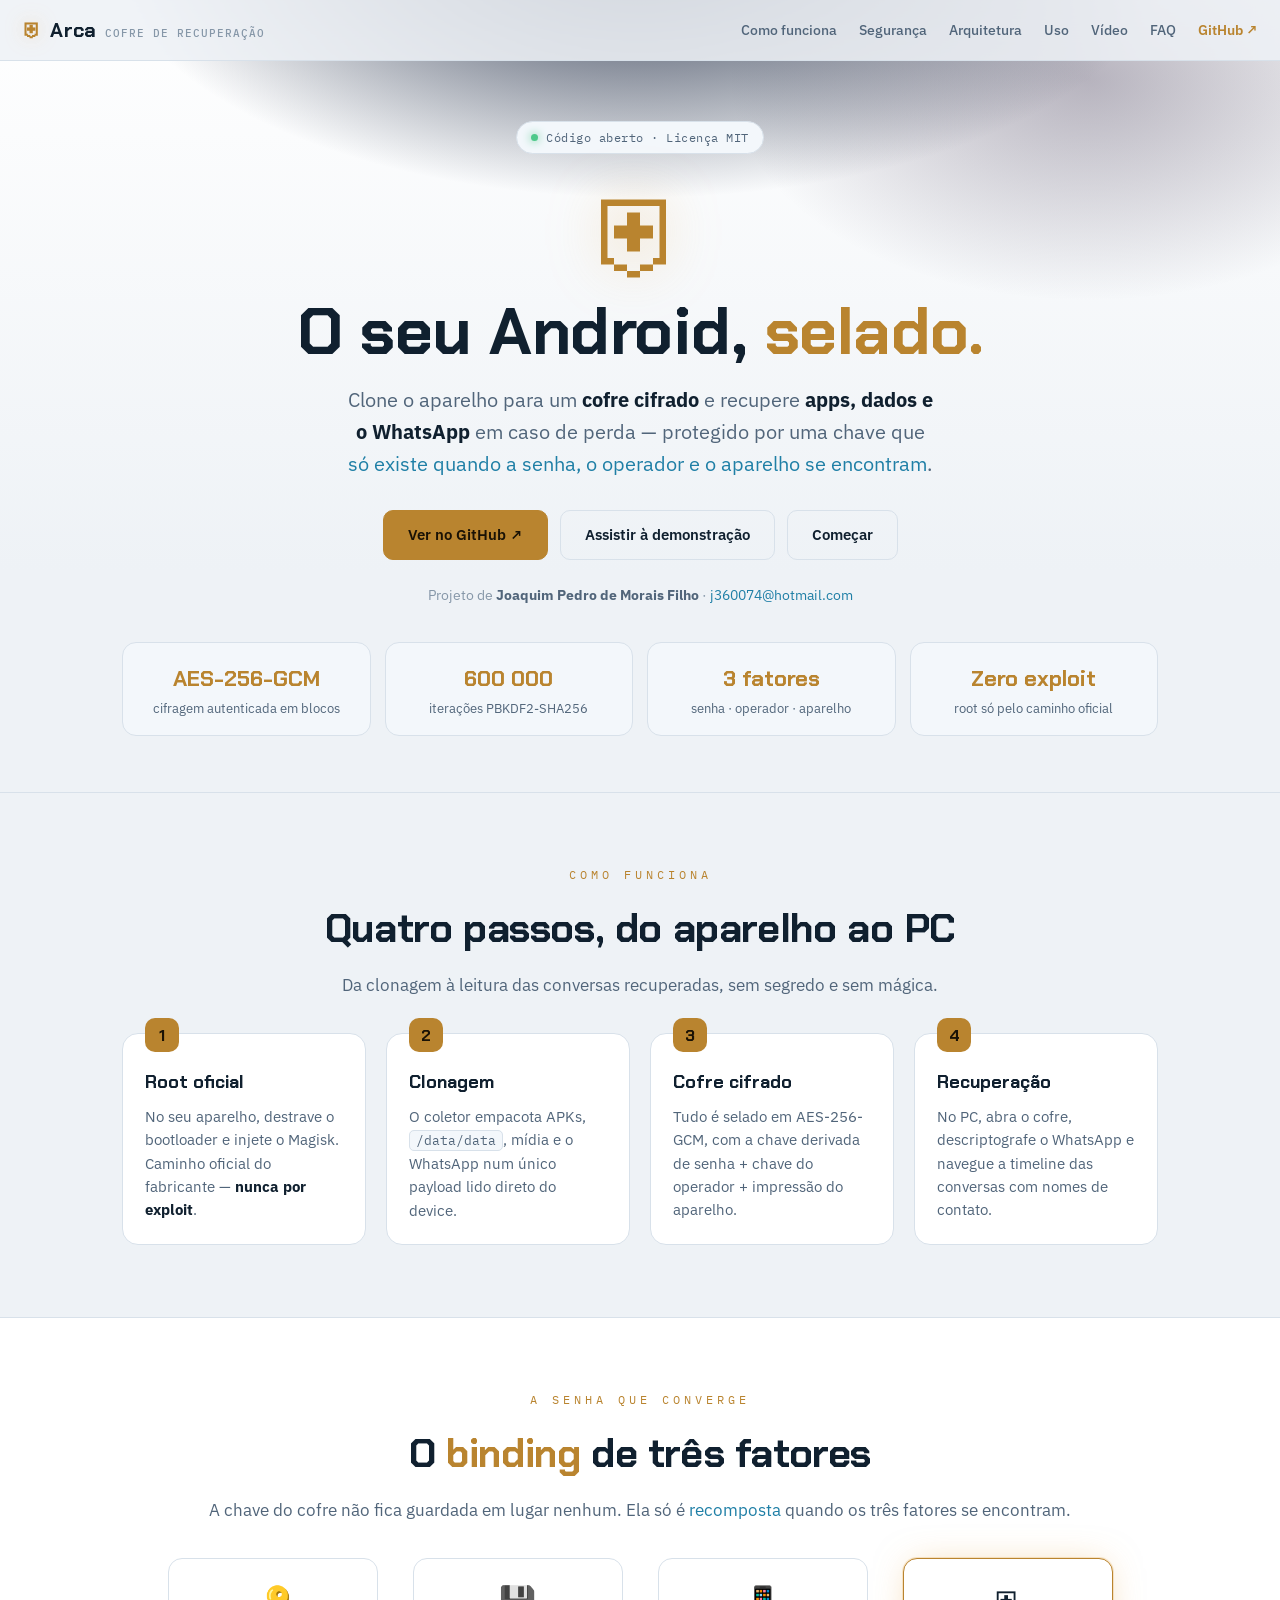
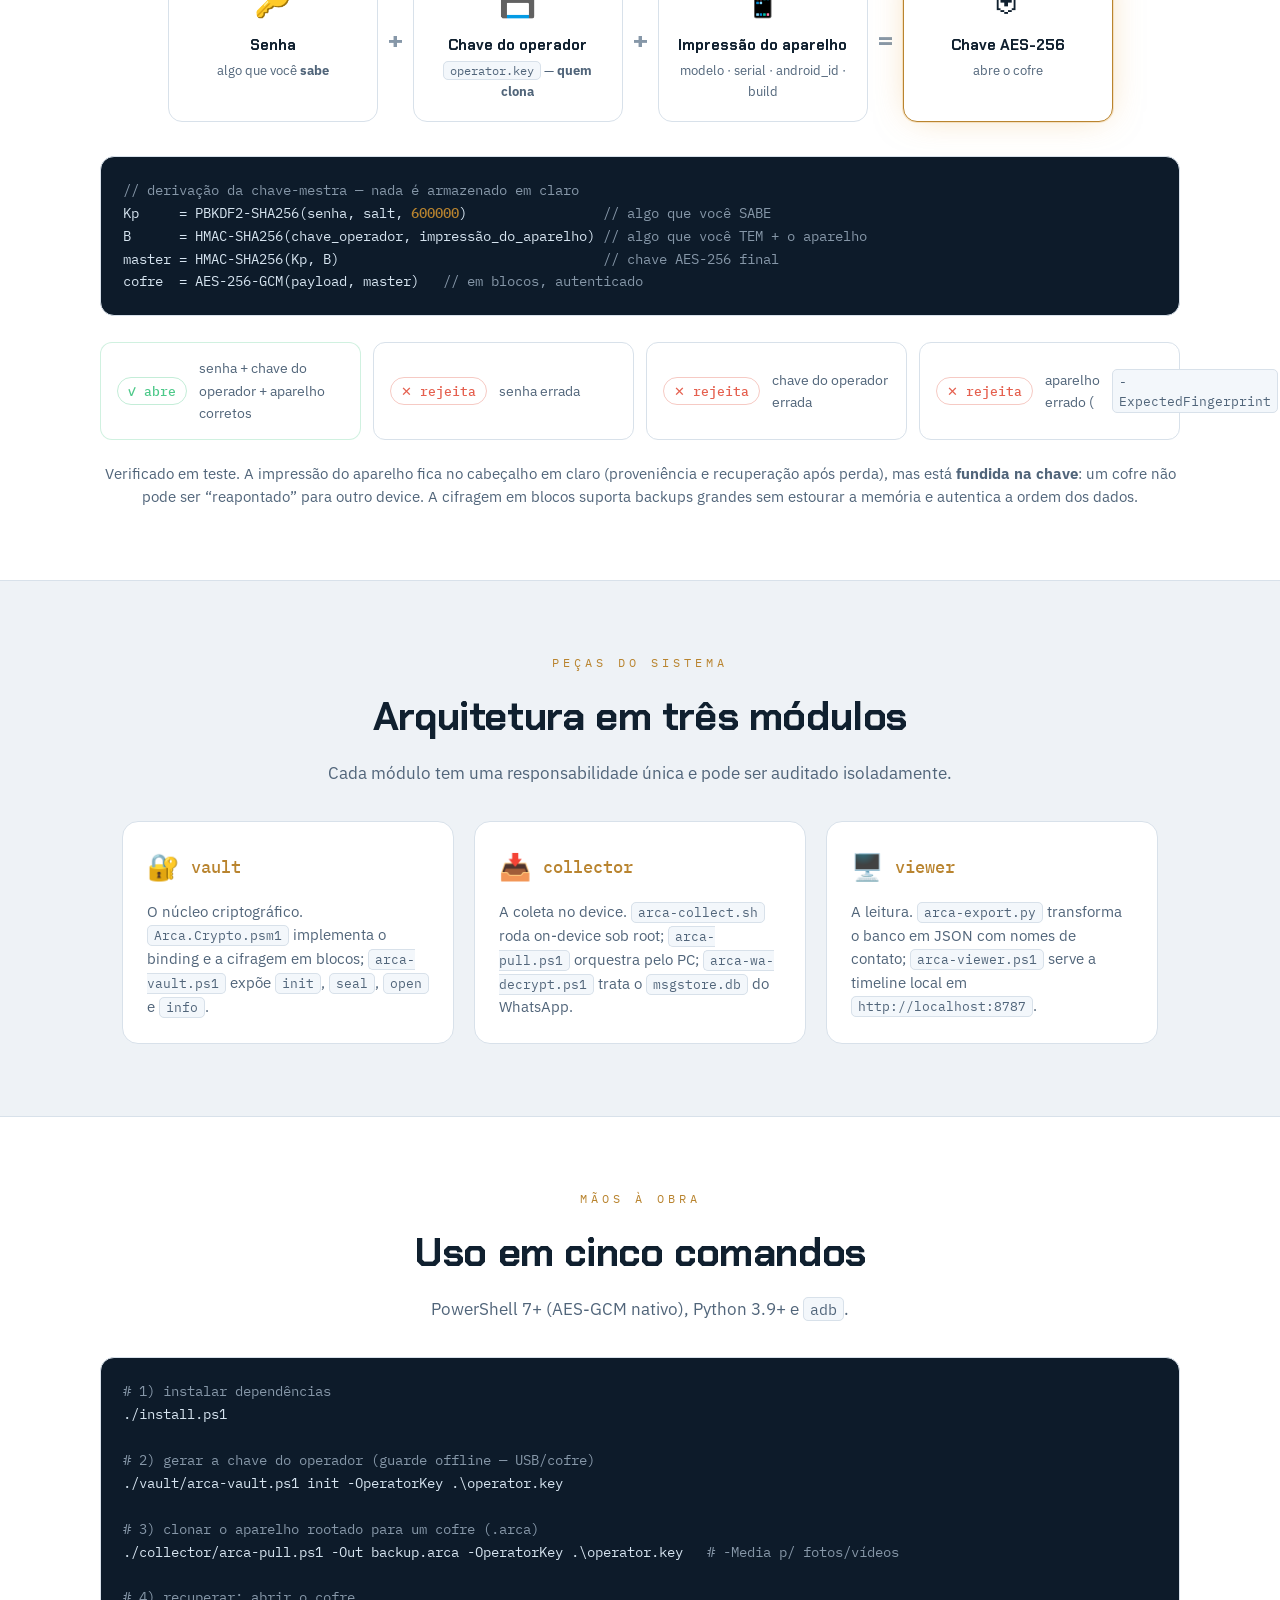
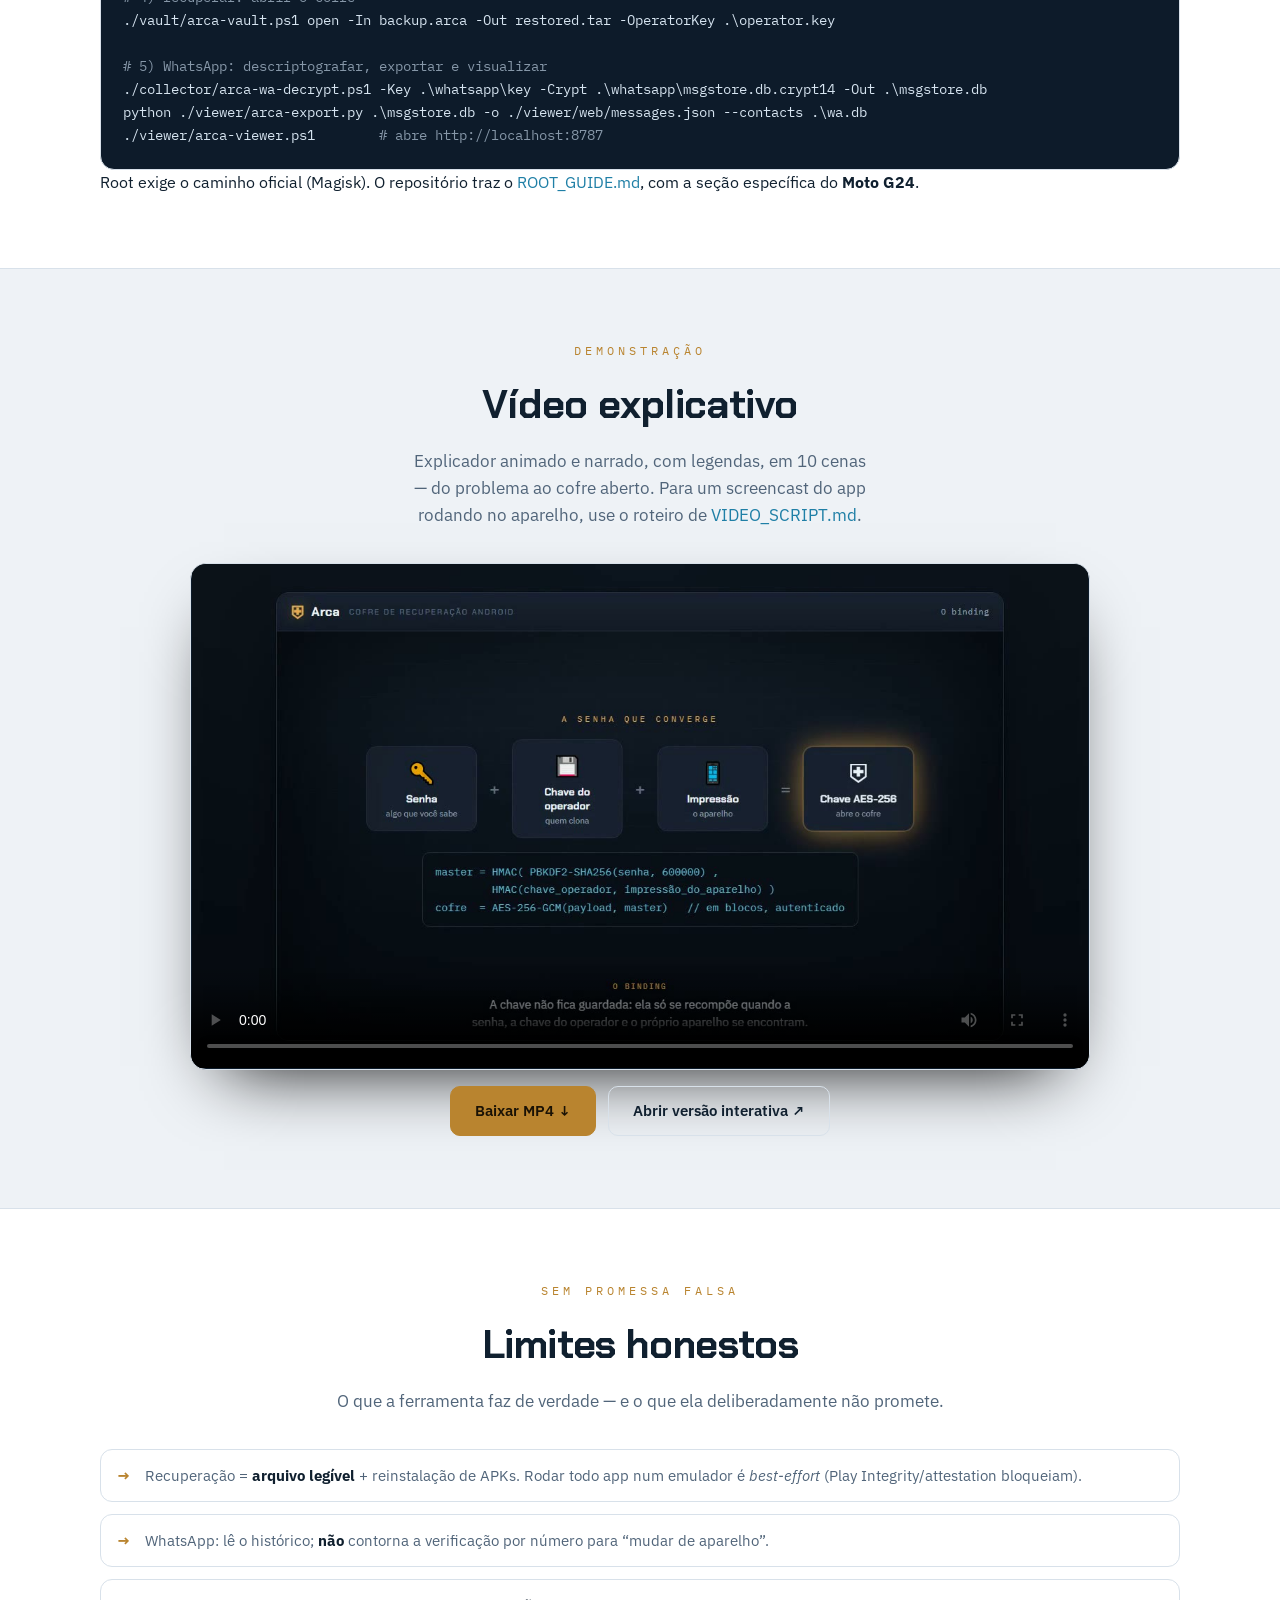
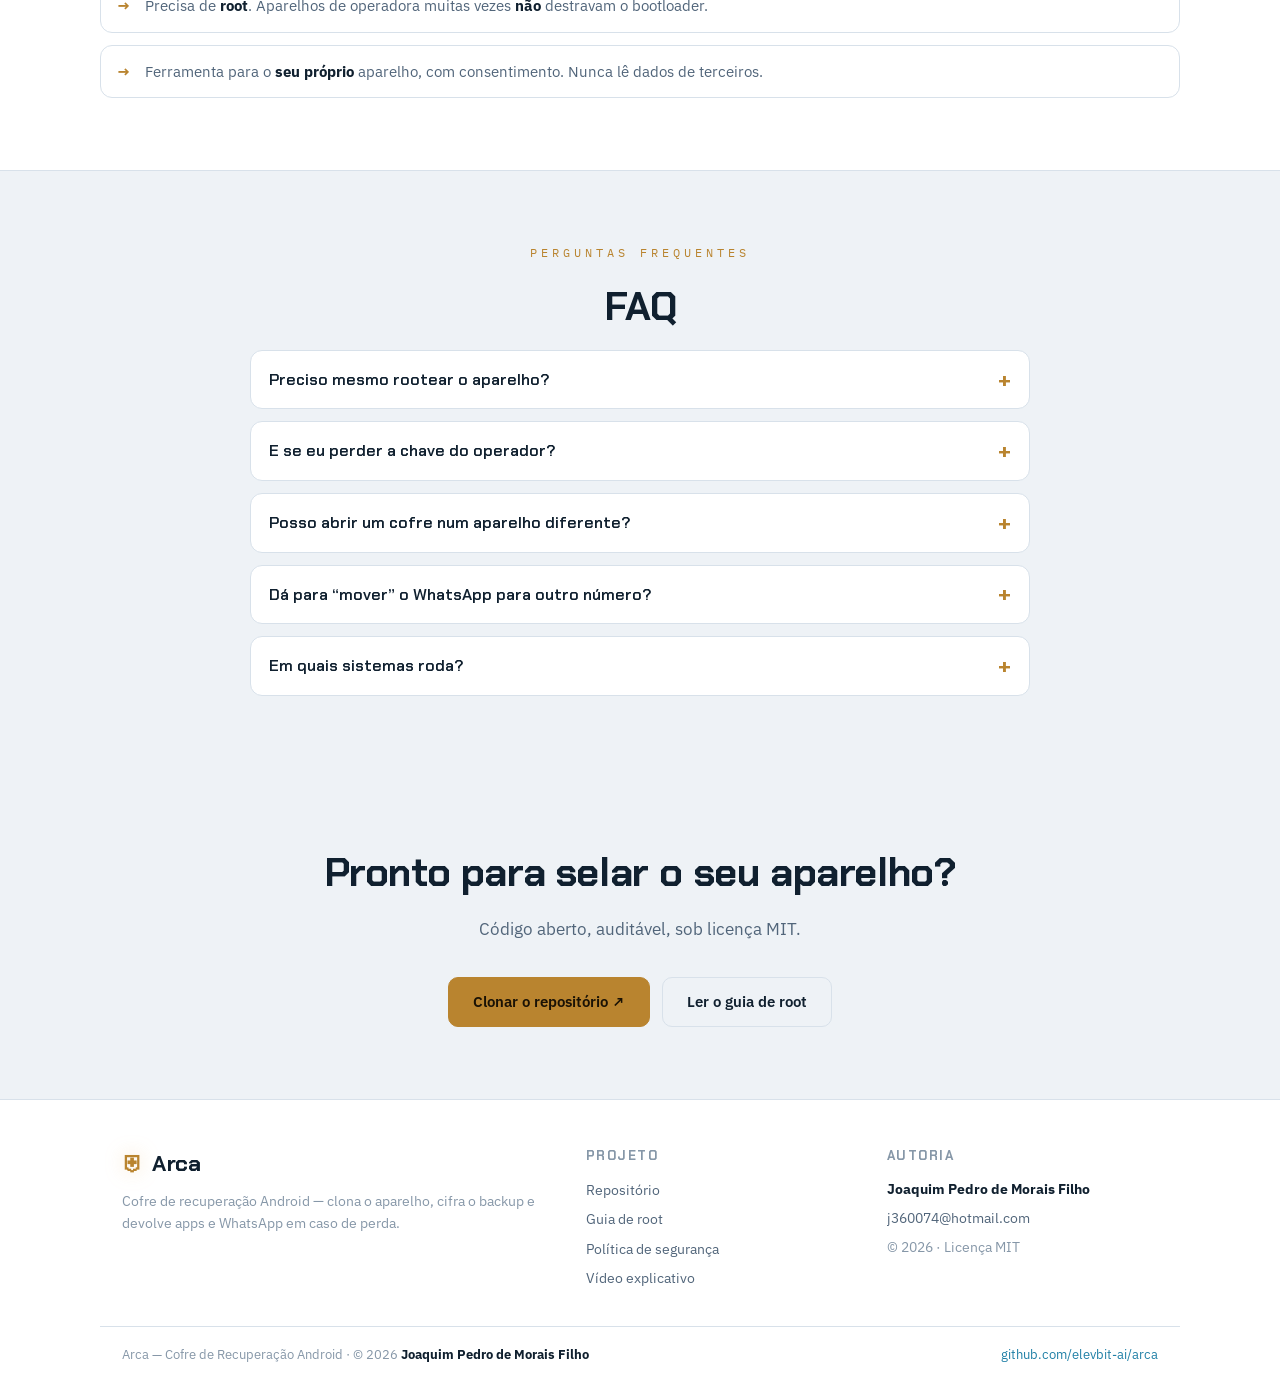
<file: docs/index.html>
<!doctype html>
<html lang="pt-BR">
<head>
<meta charset="utf-8">
<meta name="viewport" content="width=device-width, initial-scale=1">
<title>Arca — Cofre de Recuperação Android</title>
<meta name="description" content="Arca clona o seu Android para um cofre cifrado (.arca) e recupera apps, dados privados e o histórico do WhatsApp em caso de perda — com uma chave que converge senha, operador e aparelho. Autor: Joaquim Pedro de Morais Filho.">
<meta name="author" content="Joaquim Pedro de Morais Filho">
<meta name="theme-color" content="#0b0f17">
<link rel="canonical" href="https://elevbit-ai.github.io/arca/">

<!-- Open Graph / Twitter -->
<meta property="og:type" content="website">
<meta property="og:site_name" content="Arca">
<meta property="og:title" content="Arca — Cofre de Recuperação Android">
<meta property="og:description" content="Clone o Android num cofre cifrado e recupere apps, dados e WhatsApp em caso de perda. Chave que converge senha + operador + aparelho. Autor: Joaquim Pedro de Morais Filho.">
<meta property="og:url" content="https://elevbit-ai.github.io/arca/">
<meta property="og:locale" content="pt_BR">
<meta name="twitter:card" content="summary_large_image">
<meta name="twitter:title" content="Arca — Cofre de Recuperação Android">
<meta name="twitter:description" content="Clone o Android num cofre cifrado e recupere apps, dados e WhatsApp. Código aberto (MIT). Autor: Joaquim Pedro de Morais Filho.">

<link rel="icon" href="data:image/svg+xml,%3Csvg xmlns='http://www.w3.org/2000/svg' viewBox='0 0 100 100'%3E%3Crect width='100' height='100' rx='22' fill='%230b0f17'/%3E%3Ctext x='50' y='72' font-size='64' text-anchor='middle' fill='%23e6a94e'%3E%E2%9B%A8%3C/text%3E%3C/svg%3E">

<link rel="preconnect" href="https://fonts.googleapis.com">
<link rel="preconnect" href="https://fonts.gstatic.com" crossorigin>
<link rel="stylesheet" href="https://fonts.googleapis.com/css2?family=Chakra+Petch:wght@500;600;700&family=IBM+Plex+Mono:wght@400;500&family=IBM+Plex+Sans:wght@400;500;600;700&display=swap">
<link rel="stylesheet" href="style.css">

<script type="application/ld+json">
{
  "@context": "https://schema.org",
  "@type": "SoftwareApplication",
  "name": "Arca — Cofre de Recuperação Android",
  "applicationCategory": "SecurityApplication",
  "operatingSystem": "Android, Windows (PowerShell 7)",
  "description": "Clona o Android para um cofre cifrado (.arca) e recupera apps, dados privados e o histórico do WhatsApp, com chave derivada de senha + chave do operador + impressão do aparelho.",
  "license": "https://opensource.org/licenses/MIT",
  "author": {
    "@type": "Person",
    "name": "Joaquim Pedro de Morais Filho",
    "email": "j360074@hotmail.com"
  },
  "offers": { "@type": "Offer", "price": "0", "priceCurrency": "USD" },
  "codeRepository": "https://github.com/elevbit-ai/arca"
}
</script>
</head>
<body>

<header class="hero">
  <nav class="nav">
    <a class="brand" href="#top"><span class="logo">⛨</span> Arca <small>cofre de recuperação</small></a>
    <input type="checkbox" id="navtoggle" class="navtoggle" aria-hidden="true">
    <label for="navtoggle" class="burger" aria-label="Abrir menu"><span></span><span></span><span></span></label>
    <div class="links">
      <a href="#como">Como funciona</a>
      <a href="#seguranca">Segurança</a>
      <a href="#arquitetura">Arquitetura</a>
      <a href="#uso">Uso</a>
      <a href="#video">Vídeo</a>
      <a href="#faq">FAQ</a>
      <a class="gh" href="https://github.com/elevbit-ai/arca" rel="noopener">GitHub ↗</a>
    </div>
  </nav>

  <div class="hero-body" id="top">
    <span class="pill"><span class="dot"></span> Código aberto · Licença MIT</span>
    <div class="seal-hero" aria-hidden="true">⛨</div>
    <h1>O seu Android, <span class="accent">selado.</span></h1>
    <p class="tagline">Clone o aparelho para um <strong>cofre cifrado</strong> e recupere
      <strong>apps, dados e o WhatsApp</strong> em caso de perda — protegido por uma chave
      que <em>só existe quando a senha, o operador e o aparelho se encontram</em>.</p>
    <div class="cta">
      <a class="btn primary" href="https://github.com/elevbit-ai/arca" rel="noopener">Ver no GitHub ↗</a>
      <a class="btn ghost" href="#video">Assistir à demonstração</a>
      <a class="btn ghost" href="#uso">Começar</a>
    </div>
    <p class="byline">Projeto de <strong>Joaquim Pedro de Morais Filho</strong>
      · <a href="mailto:j360074@hotmail.com">j360074@hotmail.com</a></p>
  </div>

  <div class="metrics" aria-label="Destaques técnicos">
    <div class="metric"><b>AES-256-GCM</b><span>cifragem autenticada em blocos</span></div>
    <div class="metric"><b>600 000</b><span>iterações PBKDF2-SHA256</span></div>
    <div class="metric"><b>3 fatores</b><span>senha · operador · aparelho</span></div>
    <div class="metric"><b>Zero exploit</b><span>root só pelo caminho oficial</span></div>
  </div>
</header>

<main>

<section id="como" class="section">
  <div class="eyebrow">como funciona</div>
  <h2>Quatro passos, do aparelho ao PC</h2>
  <p class="lead">Da clonagem à leitura das conversas recuperadas, sem segredo e sem mágica.</p>
  <div class="steps">
    <div class="card"><span class="n">1</span><h3>Root oficial</h3>
      <p>No seu aparelho, destrave o bootloader e injete o Magisk. Caminho oficial do fabricante — <strong>nunca por exploit</strong>.</p></div>
    <div class="card"><span class="n">2</span><h3>Clonagem</h3>
      <p>O coletor empacota APKs, <code>/data/data</code>, mídia e o WhatsApp num único payload lido direto do device.</p></div>
    <div class="card"><span class="n">3</span><h3>Cofre cifrado</h3>
      <p>Tudo é selado em AES-256-GCM, com a chave derivada de senha + chave do operador + impressão do aparelho.</p></div>
    <div class="card"><span class="n">4</span><h3>Recuperação</h3>
      <p>No PC, abra o cofre, descriptografe o WhatsApp e navegue a timeline das conversas com nomes de contato.</p></div>
  </div>
</section>

<section id="seguranca" class="section alt">
  <div class="eyebrow">a senha que converge</div>
  <h2>O <span class="accent">binding</span> de três fatores</h2>
  <p class="lead">A chave do cofre não fica guardada em lugar nenhum. Ela só é
    <em>recomposta</em> quando os três fatores se encontram.</p>

  <div class="diagram" aria-hidden="true">
    <div class="factor"><div class="icon">🔑</div><h4>Senha</h4><p>algo que você <b>sabe</b></p></div>
    <div class="op">+</div>
    <div class="factor"><div class="icon">💾</div><h4>Chave do operador</h4><p><code>operator.key</code> — <b>quem clona</b></p></div>
    <div class="op">+</div>
    <div class="factor"><div class="icon">📱</div><h4>Impressão do aparelho</h4><p>modelo · serial · android_id · build</p></div>
    <div class="op eq">=</div>
    <div class="factor result"><div class="icon">⛨</div><h4>Chave AES-256</h4><p>abre o cofre</p></div>
  </div>

  <pre class="code"><code><span class="c">// derivação da chave-mestra — nada é armazenado em claro</span>
Kp     = PBKDF2-SHA256(senha, salt, <span class="hl">600000</span>)                 <span class="c">// algo que você SABE</span>
B      = HMAC-SHA256(chave_operador, impressão_do_aparelho) <span class="c">// algo que você TEM + o aparelho</span>
master = HMAC-SHA256(Kp, B)                                 <span class="c">// chave AES-256 final</span>
cofre  = AES-256-GCM(payload, master)   <span class="c">// em blocos, autenticado</span></code></pre>

  <div class="threats">
    <div class="threat ok"><span class="tag">✓ abre</span> senha + chave do operador + aparelho corretos</div>
    <div class="threat no"><span class="tag">✕ rejeita</span> senha errada</div>
    <div class="threat no"><span class="tag">✕ rejeita</span> chave do operador errada</div>
    <div class="threat no"><span class="tag">✕ rejeita</span> aparelho errado (<code>-ExpectedFingerprint</code>)</div>
  </div>
  <p class="note">Verificado em teste. A impressão do aparelho fica no cabeçalho em claro
    (proveniência e recuperação após perda), mas está <b>fundida na chave</b>: um cofre não
    pode ser “reapontado” para outro device. A cifragem em blocos suporta backups grandes
    sem estourar a memória e autentica a ordem dos dados.</p>
</section>

<section id="arquitetura" class="section">
  <div class="eyebrow">peças do sistema</div>
  <h2>Arquitetura em três módulos</h2>
  <p class="lead">Cada módulo tem uma responsabilidade única e pode ser auditado isoladamente.</p>
  <div class="modules">
    <div class="mod">
      <div class="modhead"><span class="modic">🔐</span><h3>vault</h3></div>
      <p>O núcleo criptográfico. <code>Arca.Crypto.psm1</code> implementa o binding e a cifragem
        em blocos; <code>arca-vault.ps1</code> expõe <code>init</code>, <code>seal</code>,
        <code>open</code> e <code>info</code>.</p>
    </div>
    <div class="mod">
      <div class="modhead"><span class="modic">📥</span><h3>collector</h3></div>
      <p>A coleta no device. <code>arca-collect.sh</code> roda on-device sob root;
        <code>arca-pull.ps1</code> orquestra pelo PC; <code>arca-wa-decrypt.ps1</code> trata o
        <code>msgstore.db</code> do WhatsApp.</p>
    </div>
    <div class="mod">
      <div class="modhead"><span class="modic">🖥️</span><h3>viewer</h3></div>
      <p>A leitura. <code>arca-export.py</code> transforma o banco em JSON com nomes de contato;
        <code>arca-viewer.ps1</code> serve a timeline local em <code>http://localhost:8787</code>.</p>
    </div>
  </div>
</section>

<section id="uso" class="section alt">
  <div class="eyebrow">mãos à obra</div>
  <h2>Uso em cinco comandos</h2>
  <p class="lead">PowerShell 7+ (AES-GCM nativo), Python 3.9+ e <code>adb</code>.</p>
  <pre class="code"><code><span class="c"># 1) instalar dependências</span>
./install.ps1

<span class="c"># 2) gerar a chave do operador (guarde offline — USB/cofre)</span>
./vault/arca-vault.ps1 init -OperatorKey .\operator.key

<span class="c"># 3) clonar o aparelho rootado para um cofre (.arca)</span>
./collector/arca-pull.ps1 -Out backup.arca -OperatorKey .\operator.key   <span class="c"># -Media p/ fotos/vídeos</span>

<span class="c"># 4) recuperar: abrir o cofre</span>
./vault/arca-vault.ps1 open -In backup.arca -Out restored.tar -OperatorKey .\operator.key

<span class="c"># 5) WhatsApp: descriptografar, exportar e visualizar</span>
./collector/arca-wa-decrypt.ps1 -Key .\whatsapp\key -Crypt .\whatsapp\msgstore.db.crypt14 -Out .\msgstore.db
python ./viewer/arca-export.py .\msgstore.db -o ./viewer/web/messages.json --contacts .\wa.db
./viewer/arca-viewer.ps1        <span class="c"># abre http://localhost:8787</span></code></pre>
  <p>Root exige o caminho oficial (Magisk). O repositório traz o
     <a href="https://github.com/elevbit-ai/arca/blob/main/ROOT_GUIDE.md" rel="noopener">ROOT_GUIDE.md</a>,
     com a seção específica do <strong>Moto G24</strong>.</p>
</section>

<section id="video" class="section">
  <div class="eyebrow">demonstração</div>
  <h2>Vídeo explicativo</h2>
  <p class="lead">Explicador animado e narrado, com legendas, em 10 cenas — do problema ao
     cofre aberto. Para um screencast do app rodando no aparelho, use o roteiro de
     <a href="https://github.com/elevbit-ai/arca/blob/main/VIDEO_SCRIPT.md" rel="noopener">VIDEO_SCRIPT.md</a>.</p>
  <div class="video-frame">
    <video controls playsinline preload="metadata" poster="arca-poster.jpg"
           title="Arca — vídeo explicativo">
      <source src="arca.mp4" type="video/mp4">
      Seu navegador não reproduz vídeo HTML5. Baixe o
      <a href="arca.mp4">arca.mp4</a> ou veja a <a href="video.html">versão interativa</a>.
    </video>
    <p class="video-actions">
      <a class="btn primary" href="arca.mp4" download>Baixar MP4 ↓</a>
      <a class="btn ghost" href="video.html">Abrir versão interativa ↗</a>
    </p>
  </div>
</section>

<section id="limites" class="section alt">
  <div class="eyebrow">sem promessa falsa</div>
  <h2>Limites honestos</h2>
  <p class="lead">O que a ferramenta faz de verdade — e o que ela deliberadamente não promete.</p>
  <ul class="honest">
    <li>Recuperação = <b>arquivo legível</b> + reinstalação de APKs. Rodar todo app num emulador é <i>best-effort</i> (Play Integrity/attestation bloqueiam).</li>
    <li>WhatsApp: lê o histórico; <b>não</b> contorna a verificação por número para “mudar de aparelho”.</li>
    <li>Precisa de <b>root</b>. Aparelhos de operadora muitas vezes <b>não</b> destravam o bootloader.</li>
    <li>Ferramenta para o <b>seu próprio</b> aparelho, com consentimento. Nunca lê dados de terceiros.</li>
  </ul>
</section>

<section id="faq" class="section">
  <div class="eyebrow">perguntas frequentes</div>
  <h2>FAQ</h2>
  <div class="faq">
    <details><summary>Preciso mesmo rootear o aparelho?</summary>
      <p>Sim. Ler <code>/data/data</code> e as chaves do WhatsApp exige root. O Arca usa o
        caminho <b>oficial</b> (destravar o bootloader + Magisk) — nunca um exploit. Faça isso
        <b>antes</b> de precisar do backup, pois o processo apaga o aparelho.</p></details>
    <details><summary>E se eu perder a chave do operador?</summary>
      <p>O cofre <b>não abre</b>. A <code>operator.key</code> é um dos três fatores fundidos na
        chave-mestra; guarde-a offline (USB/cofre), separada da senha.</p></details>
    <details><summary>Posso abrir um cofre num aparelho diferente?</summary>
      <p>O cofre em si abre em qualquer PC. O que ele <b>não</b> permite é ser “reapontado” para
        outro device: a impressão do aparelho de origem está fundida na chave.</p></details>
    <details><summary>Dá para “mover” o WhatsApp para outro número?</summary>
      <p>Não. O Arca recupera e lê o <b>histórico</b> (<code>msgstore.db</code>); não contorna a
        verificação por número de telefone.</p></details>
    <details><summary>Em quais sistemas roda?</summary>
      <p>No PC, PowerShell 7+ (AES-GCM nativo) e Python 3.9+, com <code>adb</code>. O coletor roda
        on-device sob root (testado no Moto G24, Android 14).</p></details>
  </div>
</section>

<section class="section ctaband">
  <h2>Pronto para selar o seu aparelho?</h2>
  <p class="lead">Código aberto, auditável, sob licença MIT.</p>
  <div class="cta">
    <a class="btn primary" href="https://github.com/elevbit-ai/arca" rel="noopener">Clonar o repositório ↗</a>
    <a class="btn ghost" href="https://github.com/elevbit-ai/arca/blob/main/ROOT_GUIDE.md" rel="noopener">Ler o guia de root</a>
  </div>
</section>

</main>

<footer class="foot">
  <div class="foot-grid">
    <div>
      <div class="brand"><span class="logo">⛨</span> Arca</div>
      <p class="muted">Cofre de recuperação Android — clona o aparelho, cifra o backup e
        devolve apps e WhatsApp em caso de perda.</p>
    </div>
    <div>
      <h5>Projeto</h5>
      <a href="https://github.com/elevbit-ai/arca" rel="noopener">Repositório</a>
      <a href="https://github.com/elevbit-ai/arca/blob/main/ROOT_GUIDE.md" rel="noopener">Guia de root</a>
      <a href="https://github.com/elevbit-ai/arca/blob/main/SECURITY.md" rel="noopener">Política de segurança</a>
      <a href="video.html">Vídeo explicativo</a>
    </div>
    <div>
      <h5>Autoria</h5>
      <p class="muted"><strong>Joaquim Pedro de Morais Filho</strong></p>
      <a href="mailto:j360074@hotmail.com">j360074@hotmail.com</a>
      <p class="muted">© 2026 · Licença MIT</p>
    </div>
  </div>
  <div class="foot-bottom">
    <span>Arca — Cofre de Recuperação Android · © 2026 <strong>Joaquim Pedro de Morais Filho</strong></span>
    <a href="https://github.com/elevbit-ai/arca" rel="noopener">github.com/elevbit-ai/arca</a>
  </div>
</footer>

</body>
</html>
</file>
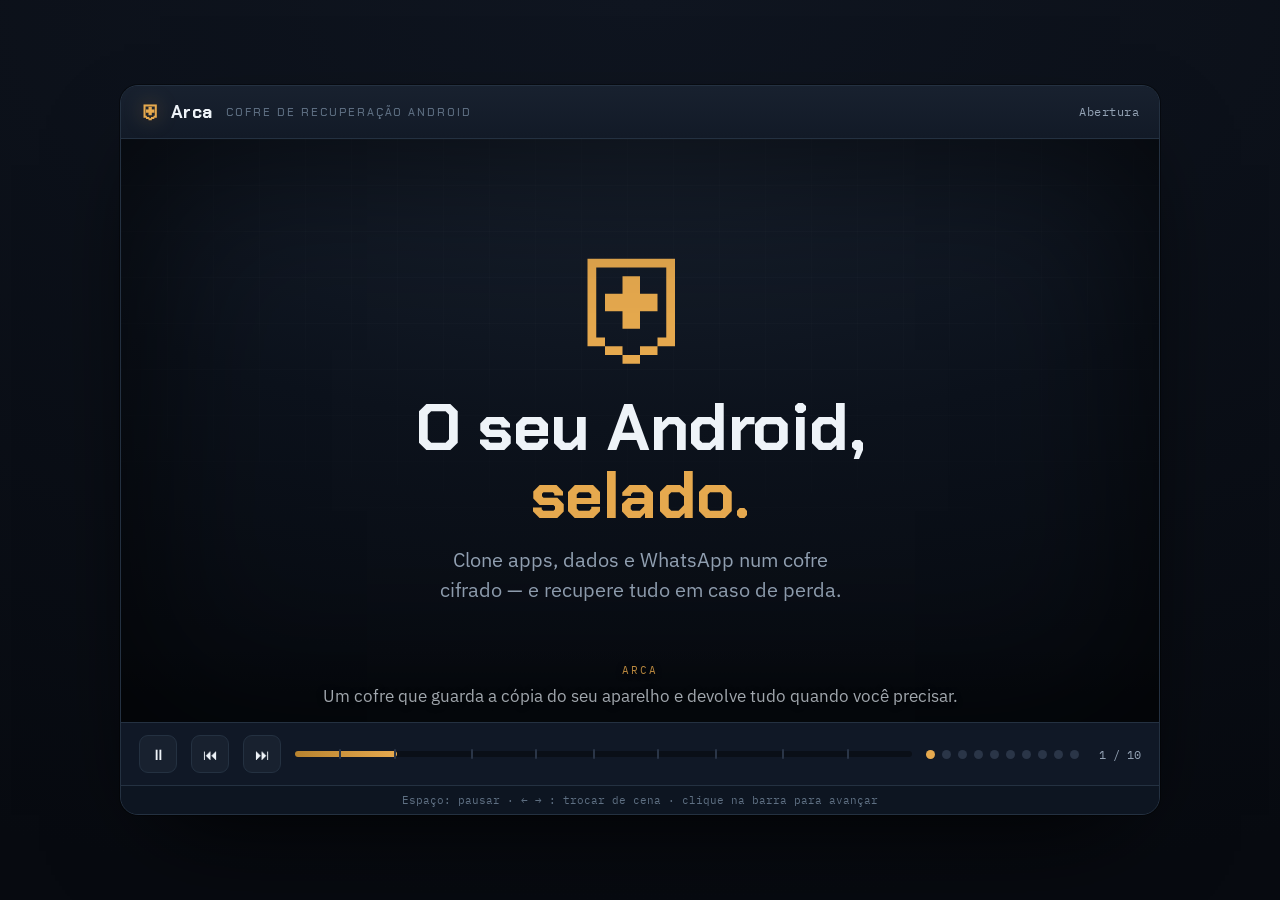
<file: docs/video.html>
<!doctype html>
<html lang="pt-BR">
<head>
<meta charset="utf-8">
<meta name="viewport" content="width=device-width, initial-scale=1">
<title>Arca em Movimento — Vídeo Explicativo</title>
<meta name="description" content="Vídeo explicativo animado e narrado do Arca — cofre cifrado que clona o Android e recupera apps e WhatsApp. Autor: Joaquim Pedro de Morais Filho.">
<meta name="author" content="Joaquim Pedro de Morais Filho">
<link rel="icon" href="data:image/svg+xml,%3Csvg xmlns='http://www.w3.org/2000/svg' viewBox='0 0 100 100'%3E%3Crect width='100' height='100' rx='22' fill='%230b0f17'/%3E%3Ctext x='50' y='72' font-size='64' text-anchor='middle' fill='%23e6a94e'%3E%E2%9B%A8%3C/text%3E%3C/svg%3E">
<link rel="preconnect" href="https://fonts.googleapis.com">
<link rel="preconnect" href="https://fonts.gstatic.com" crossorigin>
<link rel="stylesheet" href="https://fonts.googleapis.com/css2?family=Chakra+Petch:wght@500;600;700&family=IBM+Plex+Mono:wght@400;500&family=IBM+Plex+Sans:wght@400;500;600&display=swap">
<style>
:root{
  --ground:#090d14; --steel:#111826; --steel2:#18212f; --line:#243141;
  --ink:#eef3f8; --mut:#93a2b4; --faint:#5e6f82;
  --brass:#e6a94e; --brass-dim:#b9842f; --cyan:#5bb8d4;
  --ok:#4ec98a; --bad:#e5604f;
  --disp:"Chakra Petch",system-ui,sans-serif;
  --body:"IBM Plex Sans",system-ui,sans-serif;
  --mono:"IBM Plex Mono",ui-monospace,monospace;
}
*{box-sizing:border-box;margin:0;padding:0}
html,body{height:100%}
body{
  background:radial-gradient(130% 100% at 50% 0%,#0f1520 0%,#070a10 100%);
  color:var(--ink);font-family:var(--body);
  display:flex;align-items:center;justify-content:center;padding:clamp(8px,2vw,28px);
  -webkit-font-smoothing:antialiased;
}
.player{
  width:min(100%,1040px);background:var(--steel);border:1px solid var(--line);
  border-radius:18px;overflow:hidden;box-shadow:0 40px 100px -40px #000,0 0 0 1px #0006;
  display:flex;flex-direction:column;
}
.bar{display:flex;align-items:center;justify-content:space-between;gap:12px;
  padding:13px 20px;border-bottom:1px solid var(--line);background:linear-gradient(180deg,#18212f,#121a27)}
.brand{font-family:var(--disp);font-weight:700;font-size:18px;letter-spacing:.5px;display:flex;align-items:center;gap:9px}
.brand .seal{color:var(--brass);font-size:20px;filter:drop-shadow(0 0 10px #e6a94e55)}
.brand small{color:var(--faint);font-weight:500;font-size:11px;letter-spacing:2px;text-transform:uppercase;margin-left:4px}
.scenelabel{font-family:var(--mono);font-size:12px;color:var(--mut);letter-spacing:.5px}

.stage{position:relative;aspect-ratio:16/9;overflow:hidden;background:
  radial-gradient(120% 90% at 50% 0%,#17202e 0%,#0c121c 55%,#080c13 100%)}
/* subtle grid + vignette for depth */
.stage::before{content:"";position:absolute;inset:0;pointer-events:none;opacity:.5;
  background:
    linear-gradient(#ffffff08 1px,transparent 1px) 0 0/100% 46px,
    linear-gradient(90deg,#ffffff06 1px,transparent 1px) 0 0/46px 100%;
  mask-image:radial-gradient(130% 100% at 50% 0%,#000 30%,transparent 85%)}
.stage::after{content:"";position:absolute;inset:0;pointer-events:none;
  box-shadow:inset 0 0 160px 20px #0009}

.scene{position:absolute;inset:0;display:flex;flex-direction:column;align-items:center;justify-content:center;
  text-align:center;padding:clamp(20px,4vw,56px) clamp(18px,4vw,54px) clamp(58px,9vw,96px);
  opacity:0;visibility:hidden;pointer-events:none}
.scene.active{opacity:1;visibility:visible;pointer-events:auto}
.eyebrow{font-family:var(--mono);font-size:clamp(10px,1.2vw,12px);letter-spacing:4px;text-transform:uppercase;
  color:var(--brass);margin-bottom:14px}
.scene h1{font-family:var(--disp);font-weight:700;line-height:1.02;letter-spacing:-.5px;
  font-size:clamp(30px,6.2vw,66px);text-wrap:balance}
.scene h2{font-family:var(--disp);font-weight:600;line-height:1.05;font-size:clamp(24px,4.4vw,44px);text-wrap:balance}
.scene p.sub{color:var(--mut);font-size:clamp(14px,1.9vw,20px);max-width:48ch;margin-top:16px;line-height:1.5;text-wrap:balance}
.accent{color:var(--brass)}
.cy{color:var(--cyan)}

@keyframes up{from{opacity:0;transform:translateY(22px)}to{opacity:1;transform:none}}
@keyframes pop{from{opacity:0;transform:scale(.8)}to{opacity:1;transform:none}}
@keyframes glow{0%,100%{filter:drop-shadow(0 0 14px #e6a94e44)}50%{filter:drop-shadow(0 0 30px #e6a94eaa)}}
@keyframes slideL{from{opacity:0;transform:translateX(-50px)}to{opacity:1;transform:none}}
@keyframes slideR{from{opacity:0;transform:translateX(50px)}to{opacity:1;transform:none}}
@keyframes shake{10%,90%{transform:translateX(-3px)}30%,70%{transform:translateX(6px)}50%{transform:translateX(-8px)}}
@keyframes vanish{to{opacity:.08;transform:scale(.7) translateY(18px)}}
@keyframes type{from{width:0}to{width:100%}}
@keyframes blink{50%{opacity:0}}

.scene.active .r{animation:up .7s both}
.scene.active .r2{animation:up .7s .18s both}
.scene.active .r3{animation:up .7s .36s both}
.scene.active .r4{animation:up .7s .54s both}

.seal-big{font-size:clamp(70px,13vw,140px);color:var(--brass)}
.scene.active .seal-big{animation:pop .8s both,glow 3.2s 1s ease-in-out infinite}

/* phone (problem scene) */
.phone{width:clamp(74px,12vw,110px);aspect-ratio:9/19;border:3px solid var(--line);border-radius:16px;
  background:#0e1622;display:grid;grid-template-columns:repeat(3,1fr);gap:7px;padding:16px 10px;align-content:start;margin-bottom:8px}
.phone i{display:block;aspect-ratio:1;border-radius:7px;background:var(--steel2);border:1px solid var(--line)}
.phone i.wa{background:#1f6f54}
.scene.active .phone{animation:pop .7s both}
.scene.active .phone i{animation:vanish .8s both}
.scene.active .phone i:nth-child(2){animation-delay:1.0s}
.scene.active .phone i:nth-child(4){animation-delay:1.25s}
.scene.active .phone i:nth-child(6){animation-delay:1.5s}
.scene.active .phone i:nth-child(1){animation-delay:1.7s}
.scene.active .phone i:nth-child(5){animation-delay:1.9s}

/* binding */
.binding{display:flex;align-items:center;justify-content:center;gap:clamp(8px,1.6vw,18px);flex-wrap:wrap;margin:8px 0 20px}
.factor{width:clamp(118px,15vw,158px);background:var(--steel2);border:1px solid var(--line);border-radius:14px;padding:16px 12px}
.factor .ic{font-size:30px}
.factor h4{font-family:var(--disp);font-size:15px;margin:8px 0 3px}
.factor small{color:var(--mut);font-size:12px;line-height:1.3;display:block}
.factor.key{border-color:#e6a94e55;box-shadow:0 0 0 1px #e6a94e33,0 0 30px -8px #e6a94e66}
.plus{font-family:var(--disp);font-size:26px;color:var(--faint)}
.scene.active .factor{animation:pop .6s both}
.scene.active .factor:nth-child(1){animation-delay:.1s}
.scene.active .factor:nth-child(3){animation-delay:.35s}
.scene.active .factor:nth-child(5){animation-delay:.6s}
.scene.active .factor.key{animation:pop .7s .95s both,glow 3s 1.6s ease-in-out infinite}
.scene.active .plus{animation:pop .5s both}
.scene.active .plus:nth-child(2){animation-delay:.25s}
.scene.active .plus:nth-child(4){animation-delay:.5s}
.scene.active .plus.eq{animation-delay:.78s}
.formula{font-family:var(--mono);font-size:clamp(11px,1.5vw,15px);color:var(--cyan);background:#0a0f17;
  border:1px solid var(--line);border-radius:10px;padding:14px 18px;max-width:94%;overflow-x:auto;line-height:1.7;text-align:left;white-space:pre}
.scene.active .formula{animation:up .7s 1.2s both}

/* pipeline (flow scene) */
.pipe{display:flex;align-items:center;justify-content:center;gap:clamp(6px,1.4vw,16px);flex-wrap:wrap;margin-top:10px}
.node{background:var(--steel2);border:1px solid var(--line);border-radius:14px;padding:18px 20px;min-width:140px}
.node .ic{font-size:28px}.node h4{font-family:var(--disp);font-size:16px;margin:6px 0 3px}
.node small{color:var(--mut);font-size:12px}
.arrow{color:var(--brass);font-size:26px}
.scene.active .node{animation:slideL .6s both}
.scene.active .node:nth-child(3){animation-delay:.3s}
.scene.active .node:nth-child(5){animation-delay:.6s}
.scene.active .arrow{animation:pop .5s both}
.scene.active .arrow:nth-child(2){animation-delay:.25s}
.scene.active .arrow:nth-child(4){animation-delay:.55s}

/* architecture scene */
.mods{display:flex;gap:clamp(8px,1.6vw,18px);flex-wrap:wrap;justify-content:center;margin-top:8px}
.modcard{width:clamp(150px,22vw,230px);background:var(--steel2);border:1px solid var(--line);border-radius:14px;padding:18px 16px;text-align:left}
.modcard .ic{font-size:26px}
.modcard h4{font-family:var(--mono);color:var(--brass);font-weight:500;font-size:16px;margin:8px 0 6px}
.modcard small{color:var(--mut);font-size:12.5px;line-height:1.45;display:block}
.scene.active .modcard{animation:up .6s both}
.scene.active .modcard:nth-child(2){animation-delay:.22s}
.scene.active .modcard:nth-child(3){animation-delay:.44s}

/* terminal (install scene) */
.term{width:min(100%,560px);background:#0a0f17;border:1px solid var(--line);border-radius:12px;overflow:hidden;text-align:left;margin-top:6px}
.term .tbar{display:flex;gap:6px;padding:10px 14px;border-bottom:1px solid var(--line);background:#111a27}
.term .tbar i{width:11px;height:11px;border-radius:50%;background:#2a3547;display:block}
.term .tbar i:nth-child(1){background:#e5604f}.term .tbar i:nth-child(2){background:#e6a94e}.term .tbar i:nth-child(3){background:#4ec98a}
.term .body{padding:16px 18px;font-family:var(--mono);font-size:clamp(11px,1.5vw,14px);line-height:1.9}
.term .ln{white-space:nowrap;overflow:hidden}
.term .pr{color:var(--brass)}.term .cmd{color:var(--ink)}.term .cm{color:var(--faint)}.term .okc{color:var(--ok)}
.scene.active .term .ln{width:0;animation:type .7s steps(40) both}
.scene.active .term .ln:nth-child(1){animation-delay:.2s}
.scene.active .term .ln:nth-child(2){animation-delay:1.0s}
.scene.active .term .ln:nth-child(3){animation-delay:1.8s}
.scene.active .term .ln:nth-child(4){animation-delay:2.6s}
.scene.active .term .ln:nth-child(5){animation-delay:3.4s}

/* whatsapp chat */
.chat{width:min(100%,420px);display:flex;flex-direction:column;gap:9px;margin-top:10px}
.msg{max-width:78%;padding:9px 13px;border-radius:12px;font-size:14px;line-height:1.35;text-align:left}
.msg.them{align-self:flex-start;background:var(--steel2);border:1px solid var(--line)}
.msg.me{align-self:flex-end;background:#2a4d3f;border:1px solid #37664f}
.scene.active .msg{animation:up .6s both}
.scene.active .msg:nth-child(1){animation-delay:.2s}
.scene.active .msg:nth-child(2){animation-delay:.7s}
.scene.active .msg:nth-child(3){animation-delay:1.2s}
.scene.active .msg:nth-child(4){animation-delay:1.7s}

/* proof scene */
.vault{position:relative;width:clamp(110px,15vw,160px);aspect-ratio:1;border-radius:18px;
  background:linear-gradient(145deg,#1b2534,#0f1724);border:2px solid var(--line);
  display:grid;place-items:center;font-size:clamp(44px,8vw,66px);color:var(--brass)}
.attempts{display:flex;flex-direction:column;gap:8px;margin-top:18px;min-height:120px;align-items:center}
.chip{font-family:var(--mono);font-size:13px;padding:7px 14px;border-radius:999px;border:1px solid var(--line);background:var(--steel2);display:flex;gap:8px;align-items:center}
.chip.bad{color:var(--bad);border-color:#e5604f55}
.chip.ok{color:var(--ok);border-color:#4ec98a66}
.scene.active .vault{animation:pop .7s both}
.scene.active .chip:nth-child(1){animation:slideR .5s .6s both,shake .5s 1.1s both}
.scene.active .chip:nth-child(2){animation:slideR .5s 1.5s both,shake .5s 2.0s both}
.scene.active .chip:nth-child(3){animation:slideR .5s 2.4s both,shake .5s 2.9s both}
.scene.active .chip:nth-child(4){animation:up .6s 3.4s both}

/* limits */
.limits{list-style:none;display:flex;flex-direction:column;gap:12px;margin-top:18px;max-width:62ch;text-align:left}
.limits li{display:flex;gap:12px;align-items:flex-start;color:var(--mut);font-size:clamp(13px,1.7vw,16px);line-height:1.45}
.limits .t{color:var(--brass);font-family:var(--mono);flex:none}
.limits b{color:var(--ink);font-weight:600}
.scene.active .limits li{animation:slideL .55s both}
.scene.active .limits li:nth-child(2){animation-delay:.2s}
.scene.active .limits li:nth-child(3){animation-delay:.4s}
.scene.active .limits li:nth-child(4){animation-delay:.6s}

/* end card */
.links{display:flex;gap:12px;flex-wrap:wrap;justify-content:center;margin-top:24px}
.lnk{font-family:var(--mono);font-size:13px;color:var(--ink);border:1px solid var(--line);background:var(--steel2);
  padding:10px 18px;border-radius:10px;text-decoration:none}
.lnk.brass{border-color:var(--brass);color:var(--brass)}
.sig{margin-top:22px;color:var(--faint);font-size:13px;font-family:var(--mono)}
.sig b{color:var(--mut)}
.scene.active .links{animation:up .7s .5s both}
.scene.active .sig{animation:up .7s .8s both}

/* caption / narration band */
.caption{position:absolute;left:0;right:0;bottom:0;padding:14px clamp(18px,4vw,40px);
  background:linear-gradient(180deg,transparent,#060a10 60%);pointer-events:none}
.caption p{margin:0 auto;max-width:70ch;font-size:clamp(13px,1.8vw,17px);line-height:1.45;
  color:#dfe8f1;text-wrap:balance;text-shadow:0 1px 6px #000a}
.caption .who{font-family:var(--mono);font-size:11px;letter-spacing:2px;text-transform:uppercase;color:var(--brass);display:block;margin-bottom:5px}
.scene.active .caption{animation:up .6s .2s both}

/* controls */
.controls{display:flex;align-items:center;gap:14px;padding:12px 18px;border-top:1px solid var(--line);background:#101826}
.tk{flex:1;height:6px;background:#0a0f17;border-radius:4px;overflow:visible;cursor:pointer;position:relative}
.fill{height:100%;width:0;background:linear-gradient(90deg,var(--brass-dim),var(--brass));border-radius:4px}
.tick{position:absolute;top:50%;width:2px;height:10px;transform:translate(-50%,-50%);background:#2a3547;border-radius:2px}
.btn{width:38px;height:38px;border-radius:9px;border:1px solid var(--line);background:var(--steel2);color:var(--ink);
  font-size:15px;cursor:pointer;display:grid;place-items:center;transition:background .15s,border-color .15s}
.btn:hover{background:#20293a;border-color:var(--brass)}
.btn:focus-visible{outline:2px solid var(--brass);outline-offset:2px}
.dots{display:flex;gap:7px}
.dot{width:9px;height:9px;border-radius:50%;background:#2a3547;border:none;cursor:pointer;padding:0}
.dot.on{background:var(--brass)}
.count{font-family:var(--mono);font-size:12px;color:var(--mut);min-width:48px;text-align:right}
.hint{font-family:var(--mono);font-size:11px;color:var(--faint);text-align:center;padding:7px;border-top:1px solid var(--line);background:#0d1521}
@media (max-width:620px){.dots{display:none}.scenelabel{display:none}.hint{display:none}}
@media (prefers-reduced-motion:reduce){.scene *,.scene{animation:none!important}}
</style>
</head>
<body>
<div class="player" role="region" aria-label="Vídeo explicativo do Arca">
  <div class="bar">
    <div class="brand"><span class="seal">⛨</span>Arca<small>Cofre de Recuperação Android</small></div>
    <div class="scenelabel" id="scenelabel">Abertura</div>
  </div>

  <div class="stage" id="stage">

    <section class="scene" data-label="Abertura" data-dur="7000">
      <div class="seal-big r">⛨</div>
      <h1 class="r2">O seu Android,<br><span class="accent">selado.</span></h1>
      <p class="sub r3">Clone apps, dados e WhatsApp num cofre cifrado — e recupere tudo em caso de perda.</p>
      <div class="caption"><p><span class="who">Arca</span>Um cofre que guarda a cópia do seu aparelho e devolve tudo quando você precisar.</p></div>
    </section>

    <section class="scene" data-label="O problema" data-dur="8500">
      <div class="eyebrow r">o problema</div>
      <div class="phone r2" aria-hidden="true"><i class="wa"></i><i></i><i></i><i></i><i></i><i></i></div>
      <h2 class="r3">E se você <span class="accent">perder o celular?</span></h2>
      <p class="sub r4">Conversas, fotos, logins, anos de histórico — tudo some junto com o aparelho.</p>
      <div class="caption"><p><span class="who">O problema</span>Perder o celular é perder a vida digital inteira de uma vez. O Arca existe para que isso não seja definitivo.</p></div>
    </section>

    <section class="scene" data-label="O binding" data-dur="12000">
      <div class="eyebrow r">a senha que converge</div>
      <div class="binding" aria-hidden="true">
        <div class="factor"><div class="ic">🔑</div><h4>Senha</h4><small>algo que você sabe</small></div>
        <div class="plus">+</div>
        <div class="factor"><div class="ic">💾</div><h4>Chave do operador</h4><small>quem clona</small></div>
        <div class="plus">+</div>
        <div class="factor"><div class="ic">📱</div><h4>Impressão</h4><small>o aparelho</small></div>
        <div class="plus eq">=</div>
        <div class="factor key"><div class="ic">⛨</div><h4>Chave AES-256</h4><small>abre o cofre</small></div>
      </div>
      <div class="formula r">master = HMAC( PBKDF2-SHA256(senha, 600000) ,
         HMAC(chave_operador, impressão_do_aparelho) )
cofre  = AES-256-GCM(payload, master)   // em blocos, autenticado</div>
      <div class="caption"><p><span class="who">O binding</span>A chave não fica guardada: ela só se recompõe quando a senha, a chave do operador e o próprio aparelho se encontram.</p></div>
    </section>

    <section class="scene" data-label="Arquitetura" data-dur="10000">
      <div class="eyebrow r">três módulos auditáveis</div>
      <h2 class="r2">Arquitetura <span class="accent">enxuta</span></h2>
      <div class="mods" aria-hidden="true">
        <div class="modcard"><div class="ic">🔐</div><h4>vault</h4><small>Núcleo de cripto: binding, cifragem em blocos, init · seal · open · info.</small></div>
        <div class="modcard"><div class="ic">📥</div><h4>collector</h4><small>Coleta no device sob root; orquestra o pull e trata o WhatsApp.</small></div>
        <div class="modcard"><div class="ic">🖥️</div><h4>viewer</h4><small>Exporta o banco em JSON e serve a timeline local das conversas.</small></div>
      </div>
      <div class="caption"><p><span class="who">Arquitetura</span>Cada módulo tem uma única responsabilidade — e pode ser lido e auditado isoladamente.</p></div>
    </section>

    <section class="scene" data-label="O fluxo" data-dur="9000">
      <div class="eyebrow r">como funciona</div>
      <div class="pipe" aria-hidden="true">
        <div class="node"><div class="ic">📱</div><h4>Clonar</h4><small>APKs · dados · WhatsApp</small></div>
        <div class="arrow">→</div>
        <div class="node"><div class="ic">⛨</div><h4>Cofre</h4><small>.arca cifrado</small></div>
        <div class="arrow">→</div>
        <div class="node"><div class="ic">💻</div><h4>Recuperar</h4><small>no PC, com a senha</small></div>
      </div>
      <p class="sub r">Root pelo caminho oficial (Magisk) — <span class="accent">nunca exploit.</span></p>
      <div class="caption"><p><span class="who">O fluxo</span>Clonar o aparelho, selar o cofre, recuperar no PC. Simples de usar, honesto no que faz.</p></div>
    </section>

    <section class="scene" data-label="Instalação" data-dur="10000">
      <div class="eyebrow r">cinco comandos</div>
      <div class="term r2" aria-hidden="true">
        <div class="tbar"><i></i><i></i><i></i></div>
        <div class="body">
          <div class="ln"><span class="pr">PS&gt;</span> <span class="cmd">./install.ps1</span> <span class="cm"># dependências</span></div>
          <div class="ln"><span class="pr">PS&gt;</span> <span class="cmd">arca-vault.ps1 init -OperatorKey .\operator.key</span></div>
          <div class="ln"><span class="pr">PS&gt;</span> <span class="cmd">arca-pull.ps1 -Out backup.arca -OperatorKey .\operator.key</span></div>
          <div class="ln"><span class="pr">PS&gt;</span> <span class="cmd">arca-vault.ps1 open -In backup.arca -Out restored.tar ...</span></div>
          <div class="ln"><span class="okc">✓ cofre aberto — apps e WhatsApp recuperados</span></div>
        </div>
      </div>
      <div class="caption"><p><span class="who">Instalação</span>Do zero ao backup recuperado em cinco comandos de PowerShell. Sem interface escondendo o que acontece.</p></div>
    </section>

    <section class="scene" data-label="WhatsApp" data-dur="9000">
      <div class="eyebrow r">recuperação do whatsapp</div>
      <h2 class="r2">O histórico <span class="accent">de volta.</span></h2>
      <div class="chat" aria-hidden="true">
        <div class="msg them">Cadê você? Sumiu!</div>
        <div class="msg me">Perdi o celular 😅</div>
        <div class="msg them">E as conversas???</div>
        <div class="msg me">Recuperei tudo com o Arca ✅</div>
      </div>
      <div class="caption"><p><span class="who">WhatsApp</span>O cofre descriptografa o msgstore e devolve a timeline das conversas, com os nomes dos contatos.</p></div>
    </section>

    <section class="scene" data-label="Prova de segurança" data-dur="10500">
      <div class="eyebrow r">testado de verdade</div>
      <div class="vault" aria-hidden="true">🔒</div>
      <div class="attempts" aria-hidden="true">
        <div class="chip bad">✕ senha errada — rejeitada</div>
        <div class="chip bad">✕ chave de operador errada — rejeitada</div>
        <div class="chip bad">✕ aparelho errado — rejeitado</div>
        <div class="chip ok">✓ três fatores corretos — cofre aberto</div>
      </div>
      <div class="caption"><p><span class="who">Prova</span>Verificado em teste: faltando qualquer um dos três fatores, o cofre permanece fechado.</p></div>
    </section>

    <section class="scene" data-label="Limites honestos" data-dur="10000">
      <div class="eyebrow r">sem promessa falsa</div>
      <ul class="limits">
        <li class="r"><span class="t">01</span><span>Recuperação = <b>arquivo legível</b> + reinstalação de APKs. Rodar todo app num emulador é best-effort.</span></li>
        <li class="r2"><span class="t">02</span><span>Lê o histórico do WhatsApp; <b>não</b> contorna a verificação por número.</span></li>
        <li class="r3"><span class="t">03</span><span>Precisa de <b>root</b>. Aparelhos de operadora muitas vezes não destravam.</span></li>
        <li class="r4"><span class="t">04</span><span>Ferramenta para o <b>seu próprio</b> aparelho, com consentimento.</span></li>
      </ul>
      <div class="caption"><p><span class="who">Limites honestos</span>O Arca promete só o que entrega. Sem contornar verificações de terceiros, sem exploit, sem mágica.</p></div>
    </section>

    <section class="scene" data-label="Encerramento" data-dur="10000">
      <div class="seal-big r">⛨</div>
      <h2 class="r2">Arca</h2>
      <p class="sub r3">Código aberto · Licença MIT</p>
      <div class="links">
        <a class="lnk brass" href="https://github.com/elevbit-ai/arca">github.com/elevbit-ai/arca</a>
        <a class="lnk" href="https://elevbit-ai.github.io/arca/">elevbit-ai.github.io/arca</a>
      </div>
      <div class="sig">Autor: <b>Joaquim Pedro de Morais Filho</b> · j360074@hotmail.com</div>
      <div class="caption"><p><span class="who">Arca</span>Um projeto de Joaquim Pedro de Morais Filho. Código aberto, auditável, sob licença MIT.</p></div>
    </section>

  </div>

  <div class="controls">
    <button class="btn" id="playBtn" aria-label="Pausar">⏸</button>
    <button class="btn" id="prevBtn" aria-label="Cena anterior">⏮</button>
    <button class="btn" id="nextBtn" aria-label="Próxima cena">⏭</button>
    <div class="tk" id="track" role="progressbar" aria-label="Progresso"><div class="fill" id="fill"></div></div>
    <div class="dots" id="dots"></div>
    <div class="count" id="count">1 / 10</div>
  </div>
  <div class="hint">Espaço: pausar · ← → : trocar de cena · clique na barra para avançar</div>
</div>

<script>
(function(){
  "use strict";
  var scenes=[].slice.call(document.querySelectorAll('.scene'));
  var fill=document.getElementById('fill'),count=document.getElementById('count'),
      label=document.getElementById('scenelabel'),dotsWrap=document.getElementById('dots'),
      playBtn=document.getElementById('playBtn'),track=document.getElementById('track');
  var reduce=window.matchMedia&&window.matchMedia('(prefers-reduced-motion:reduce)').matches;
  var idx=0,playing=!reduce,elapsed=0,last=0;

  function dur(i){return parseInt(scenes[i].dataset.dur,10)||8000;}
  var total=scenes.reduce(function(a,_,i){return a+dur(i);},0);

  // one dot per scene; one progress tick at each scene boundary
  var acc=0;
  scenes.forEach(function(s,i){
    var d=document.createElement('button');d.className='dot';d.setAttribute('aria-label','Cena '+(i+1));
    d.onclick=function(){go(i);};dotsWrap.appendChild(d);
    acc+=dur(i);
    if(i<scenes.length-1){
      var t=document.createElement('div');t.className='tick';
      t.style.left=(acc/total*100)+'%';track.appendChild(t);
    }
  });
  var dots=[].slice.call(dotsWrap.children);

  function go(i){
    idx=(i+scenes.length)%scenes.length;elapsed=0;
    scenes.forEach(function(s,j){s.classList.toggle('active',j===idx);});
    var a=scenes[idx];a.classList.remove('active');void a.offsetWidth;a.classList.add('active');
    dots.forEach(function(d,j){d.classList.toggle('on',j===idx);});
    count.textContent=(idx+1)+' / '+scenes.length;
    label.textContent=scenes[idx].dataset.label;
    fill.style.width='0%';
  }
  function setPlaying(p){
    playing=p;playBtn.textContent=p?'⏸':'▶';
    playBtn.setAttribute('aria-label',p?'Pausar':'Reproduzir');
    if(p){last=performance.now();requestAnimationFrame(tick);}
  }
  function tick(now){
    if(!playing)return;
    var dt=now-last;last=now;elapsed+=dt;
    var d=dur(idx),pct=Math.min(elapsed/d,1);
    fill.style.width=(pct*100)+'%';
    if(pct>=1){go(idx+1);}
    requestAnimationFrame(tick);
  }
  playBtn.onclick=function(){setPlaying(!playing);};
  document.getElementById('nextBtn').onclick=function(){go(idx+1);if(!playing)fill.style.width='0%';};
  document.getElementById('prevBtn').onclick=function(){go(idx-1);if(!playing)fill.style.width='0%';};
  track.onclick=function(e){var r=track.getBoundingClientRect();var p=(e.clientX-r.left)/r.width;elapsed=dur(idx)*p;fill.style.width=(p*100)+'%';};
  document.addEventListener('keydown',function(e){
    if(e.code==='Space'){e.preventDefault();setPlaying(!playing);}
    else if(e.code==='ArrowRight'){go(idx+1);}
    else if(e.code==='ArrowLeft'){go(idx-1);}
  });
  go(0);
  if(playing){setPlaying(true);}else{playBtn.textContent='▶';fill.style.width='100%';}
})();
</script>
</body>
</html>
</file>
<file: docs/style.css>
/* Arca — site (GitHub Pages) | Autor: Joaquim Pedro de Morais Filho <j360074@hotmail.com> */

:root{
  --ground:#0b0f17; --steel:#111826; --steel2:#18212f; --panel:#131c29; --line:#243141;
  --ink:#eef3f8; --mut:#9aa9bb; --faint:#5e6f82;
  --brass:#e6a94e; --brass-dim:#b9842f; --cyan:#5bb8d4;
  --ok:#4ec98a; --bad:#e5604f; --code:#0a0f17;
  --disp:"Chakra Petch",system-ui,sans-serif;
  --body:"IBM Plex Sans",system-ui,-apple-system,sans-serif;
  --mono:"IBM Plex Mono",ui-monospace,Consolas,monospace;
  --wrap:1080px;
}
@media (prefers-color-scheme: light){
  :root{
    --ground:#eef2f6; --steel:#ffffff; --steel2:#f3f7fb; --panel:#ffffff; --line:#d8e1ea;
    --ink:#10202f; --mut:#51657a; --faint:#8697a8;
    --brass:#b9842f; --brass-dim:#9a6c23; --cyan:#1f7fa6; --code:#0d1b2a;
  }
}
*{box-sizing:border-box;margin:0;padding:0}
html{scroll-behavior:smooth;scroll-padding-top:72px}
body{font-family:var(--body);background:var(--ground);color:var(--ink);line-height:1.6;
  -webkit-font-smoothing:antialiased}
a{color:var(--cyan);text-decoration:none}
a:hover{text-decoration:underline}
code{font-family:var(--mono);background:var(--steel2);padding:1px 6px;border-radius:5px;font-size:.9em;border:1px solid var(--line)}
strong{color:var(--ink)}
.accent{color:var(--brass)}

/* ---------- nav ---------- */
.nav{position:sticky;top:0;z-index:50;display:flex;align-items:center;justify-content:space-between;
  padding:14px 22px;background:color-mix(in srgb,var(--ground) 86%,transparent);
  backdrop-filter:blur(12px);border-bottom:1px solid var(--line)}
.brand{font-family:var(--disp);font-weight:700;font-size:20px;letter-spacing:.3px;color:var(--ink);display:flex;align-items:baseline;gap:8px}
.brand:hover{text-decoration:none}
.brand .logo{color:var(--brass);filter:drop-shadow(0 0 10px #e6a94e55)}
.brand small{color:var(--faint);font-family:var(--mono);font-size:11px;letter-spacing:1px;text-transform:uppercase;font-weight:500}
.links{display:flex;align-items:center;gap:22px}
.links a{color:var(--mut);font-size:14px;font-weight:500}
.links a:hover{color:var(--ink);text-decoration:none}
.links .gh{color:var(--brass);font-weight:600}
.navtoggle,.burger{display:none}

/* ---------- hero ---------- */
.hero{position:relative;overflow:hidden;border-bottom:1px solid var(--line);
  background:
    radial-gradient(70% 55% at 50% -8%, #1b2740 0%, transparent 60%),
    radial-gradient(40% 40% at 85% 10%, #2a1f3e55 0%, transparent 70%),
    linear-gradient(180deg,var(--steel) 0%,var(--ground) 72%)}
.hero-body{max-width:760px;margin:0 auto;padding:60px 22px 26px;text-align:center}
.pill{display:inline-flex;align-items:center;gap:8px;font-family:var(--mono);font-size:12px;
  letter-spacing:.5px;color:var(--mut);border:1px solid var(--line);background:var(--steel2);
  padding:6px 14px;border-radius:999px;margin-bottom:26px}
.pill .dot{width:7px;height:7px;border-radius:50%;background:var(--ok);box-shadow:0 0 10px var(--ok)}
.seal-hero{font-size:clamp(60px,12vw,104px);color:var(--brass);line-height:1;
  filter:drop-shadow(0 0 26px #e6a94e55);animation:floaty 5s ease-in-out infinite}
@keyframes floaty{0%,100%{transform:translateY(0)}50%{transform:translateY(-10px)}}
.hero h1{font-family:var(--disp);font-weight:700;letter-spacing:-.5px;line-height:1.02;
  font-size:clamp(34px,7vw,66px);margin:14px 0 18px;text-wrap:balance}
.tagline{font-size:clamp(16px,2.3vw,20px);color:var(--mut);max-width:620px;margin:0 auto 30px;text-wrap:balance}
.tagline em{color:var(--cyan);font-style:normal}
.cta{display:flex;gap:12px;justify-content:center;flex-wrap:wrap}
.btn{display:inline-block;padding:12px 24px;border-radius:10px;border:1px solid var(--line);
  color:var(--ink);font-weight:600;font-size:15px;transition:transform .12s,background .15s,border-color .15s}
.btn:hover{text-decoration:none;transform:translateY(-2px)}
.btn.primary{background:var(--brass);border-color:var(--brass);color:#1a1205}
.btn.primary:hover{background:#f0b65f}
.btn.ghost:hover{border-color:var(--brass);color:var(--brass)}
.byline{color:var(--faint);font-size:14px;margin-top:24px}
.byline strong{color:var(--mut)}

/* hero metrics */
.metrics{max-width:var(--wrap);margin:0 auto;padding:10px 22px 56px;
  display:grid;grid-template-columns:repeat(4,1fr);gap:14px}
.metric{background:var(--steel2);border:1px solid var(--line);border-radius:14px;padding:18px 16px;text-align:center}
.metric b{display:block;font-family:var(--disp);font-size:clamp(17px,2.2vw,22px);color:var(--brass)}
.metric span{color:var(--mut);font-size:12.5px;line-height:1.35;display:block;margin-top:4px}

/* ---------- sections ---------- */
.section{max-width:var(--wrap);margin:0 auto;padding:72px 22px}
.section.alt{background:var(--steel);max-width:none;border-top:1px solid var(--line);border-bottom:1px solid var(--line)}
.section.alt>*{max-width:var(--wrap);margin-left:auto;margin-right:auto}
.eyebrow{font-family:var(--mono);font-size:12px;letter-spacing:4px;text-transform:uppercase;
  color:var(--brass);text-align:center;margin-bottom:12px}
.section h2{font-family:var(--disp);font-weight:700;font-size:clamp(26px,4.4vw,40px);
  margin:0 0 12px;text-align:center;letter-spacing:-.4px;text-wrap:balance}
.lead{text-align:center;color:var(--mut);margin:0 auto 34px;max-width:640px;font-size:17px;text-wrap:balance}
.lead em{color:var(--cyan);font-style:normal}

/* steps */
.steps{display:grid;grid-template-columns:repeat(auto-fit,minmax(220px,1fr));gap:20px;margin-top:30px}
.card{background:var(--panel);border:1px solid var(--line);border-radius:16px;padding:26px 22px 22px;position:relative;transition:border-color .2s,transform .2s}
.card:hover{border-color:var(--brass);transform:translateY(-3px)}
.card .n{position:absolute;top:-16px;left:22px;width:34px;height:34px;border-radius:10px;
  background:var(--brass);color:#1a1205;display:grid;place-items:center;font-family:var(--disp);font-weight:700;font-size:16px}
.card h3{font-family:var(--disp);margin:8px 0 8px;font-size:18px}
.card p{margin:0;color:var(--mut);font-size:14.5px}

/* diagram */
.diagram{display:flex;align-items:stretch;justify-content:center;gap:10px;flex-wrap:wrap;margin:34px 0}
.factor{background:var(--panel);border:1px solid var(--line);border-radius:14px;padding:18px 16px;text-align:center;min-width:150px;flex:1;max-width:210px}
.factor .icon{font-size:30px}
.factor h4{font-family:var(--disp);margin:8px 0 4px;font-size:15px}
.factor p{margin:0;color:var(--mut);font-size:13px}
.factor.result{border-color:var(--brass);box-shadow:0 0 0 1px #e6a94e44,0 0 36px -10px #e6a94e88}
.op{display:grid;place-items:center;font-family:var(--disp);font-size:26px;color:var(--faint);font-weight:700}

/* code */
.code{background:var(--code);color:#d6e4f0;border:1px solid var(--line);border-radius:14px;
  padding:22px;overflow-x:auto;font-family:var(--mono);font-size:13.5px;line-height:1.7;max-width:860px;margin:0 auto}
.code code{background:none;padding:0;border:0;color:inherit;font-size:inherit}
.code .c{color:var(--faint)}
.code .hl{color:var(--brass);font-weight:500}

/* threats */
.threats{display:grid;grid-template-columns:repeat(auto-fit,minmax(230px,1fr));gap:12px;max-width:860px;margin:26px auto 0}
.threat{display:flex;align-items:center;gap:12px;background:var(--panel);border:1px solid var(--line);border-radius:12px;padding:14px 16px;font-size:14px;color:var(--mut)}
.threat .tag{font-family:var(--mono);font-size:12.5px;font-weight:500;flex:none;padding:3px 10px;border-radius:999px;border:1px solid var(--line)}
.threat.ok{border-color:#4ec98a44}.threat.ok .tag{color:var(--ok);border-color:#4ec98a55}
.threat.no .tag{color:var(--bad);border-color:#e5604f55}
.note{color:var(--mut);font-size:14.5px;margin:22px auto 0;max-width:760px;text-align:center}

/* modules */
.modules{display:grid;grid-template-columns:repeat(auto-fit,minmax(260px,1fr));gap:20px;margin-top:30px}
.mod{background:var(--panel);border:1px solid var(--line);border-radius:16px;padding:24px}
.modhead{display:flex;align-items:center;gap:12px;margin-bottom:12px}
.modic{font-size:26px}
.mod h3{font-family:var(--mono);font-size:17px;color:var(--brass);font-weight:500}
.mod p{color:var(--mut);font-size:14.5px;margin:0}

/* video */
.video-frame{max-width:900px;margin:30px auto 0}
.video-frame video,.video-frame iframe{width:100%;aspect-ratio:16/9;display:block;
  border:1px solid var(--line);border-radius:16px;box-shadow:0 30px 70px -34px #000;background:var(--code)}
.video-actions{text-align:center;margin-top:16px;display:flex;gap:12px;justify-content:center;flex-wrap:wrap}

/* honest list */
.honest{max-width:780px;margin:6px auto 0;list-style:none;display:grid;gap:12px}
.honest li{position:relative;padding:14px 16px 14px 44px;background:var(--panel);border:1px solid var(--line);border-radius:12px;color:var(--mut);font-size:14.5px}
.honest li::before{content:"→";position:absolute;left:16px;color:var(--brass);font-weight:700}
.honest b{color:var(--ink)}

/* faq */
.faq{max-width:780px;margin:0 auto;display:grid;gap:12px}
.faq details{background:var(--panel);border:1px solid var(--line);border-radius:12px;overflow:hidden}
.faq summary{cursor:pointer;padding:16px 18px;font-family:var(--disp);font-weight:600;font-size:16px;list-style:none;display:flex;justify-content:space-between;align-items:center}
.faq summary::-webkit-details-marker{display:none}
.faq summary::after{content:"+";color:var(--brass);font-size:22px;font-weight:700;line-height:1}
.faq details[open] summary::after{content:"−"}
.faq details[open] summary{border-bottom:1px solid var(--line)}
.faq p{padding:14px 18px;margin:0;color:var(--mut);font-size:14.5px}

/* cta band */
.ctaband{text-align:center}
.ctaband .cta{margin-top:22px}

/* footer */
.foot{border-top:1px solid var(--line);background:var(--steel)}
.foot-grid{max-width:var(--wrap);margin:0 auto;padding:46px 22px 30px;display:grid;
  grid-template-columns:1.6fr 1fr 1fr;gap:30px}
.foot .brand{font-size:22px;margin-bottom:10px}
.foot h5{font-family:var(--disp);font-size:13px;text-transform:uppercase;letter-spacing:1.5px;color:var(--faint);margin-bottom:12px}
.foot-grid a{display:block;color:var(--mut);font-size:14px;margin:7px 0}
.foot-grid a:hover{color:var(--brass);text-decoration:none}
.foot .muted{color:var(--faint);font-size:13.5px;margin:4px 0}
.foot-bottom{border-top:1px solid var(--line);max-width:var(--wrap);margin:0 auto;padding:18px 22px;
  display:flex;justify-content:space-between;align-items:center;gap:12px;flex-wrap:wrap;color:var(--faint);font-size:13px}

/* ---------- responsive ---------- */
@media (max-width:860px){
  .metrics{grid-template-columns:repeat(2,1fr)}
  .foot-grid{grid-template-columns:1fr 1fr}
}
@media (max-width:640px){
  .links{position:fixed;inset:57px 0 auto 0;flex-direction:column;align-items:stretch;gap:0;
    background:var(--ground);border-bottom:1px solid var(--line);
    max-height:0;overflow:hidden;transition:max-height .28s ease}
  .links a{padding:15px 24px;border-top:1px solid var(--line);font-size:16px}
  .navtoggle:checked ~ .links{max-height:400px}
  .burger{display:flex;flex-direction:column;gap:5px;cursor:pointer;padding:6px}
  .burger span{width:24px;height:2px;background:var(--ink);border-radius:2px;transition:.25s}
  .navtoggle:checked ~ .burger span:nth-child(1){transform:translateY(7px) rotate(45deg)}
  .navtoggle:checked ~ .burger span:nth-child(2){opacity:0}
  .navtoggle:checked ~ .burger span:nth-child(3){transform:translateY(-7px) rotate(-45deg)}
  .foot-grid{grid-template-columns:1fr}
  .op{transform:rotate(90deg)}
}
@media (prefers-reduced-motion:reduce){*{animation:none!important;scroll-behavior:auto}}
</file>
